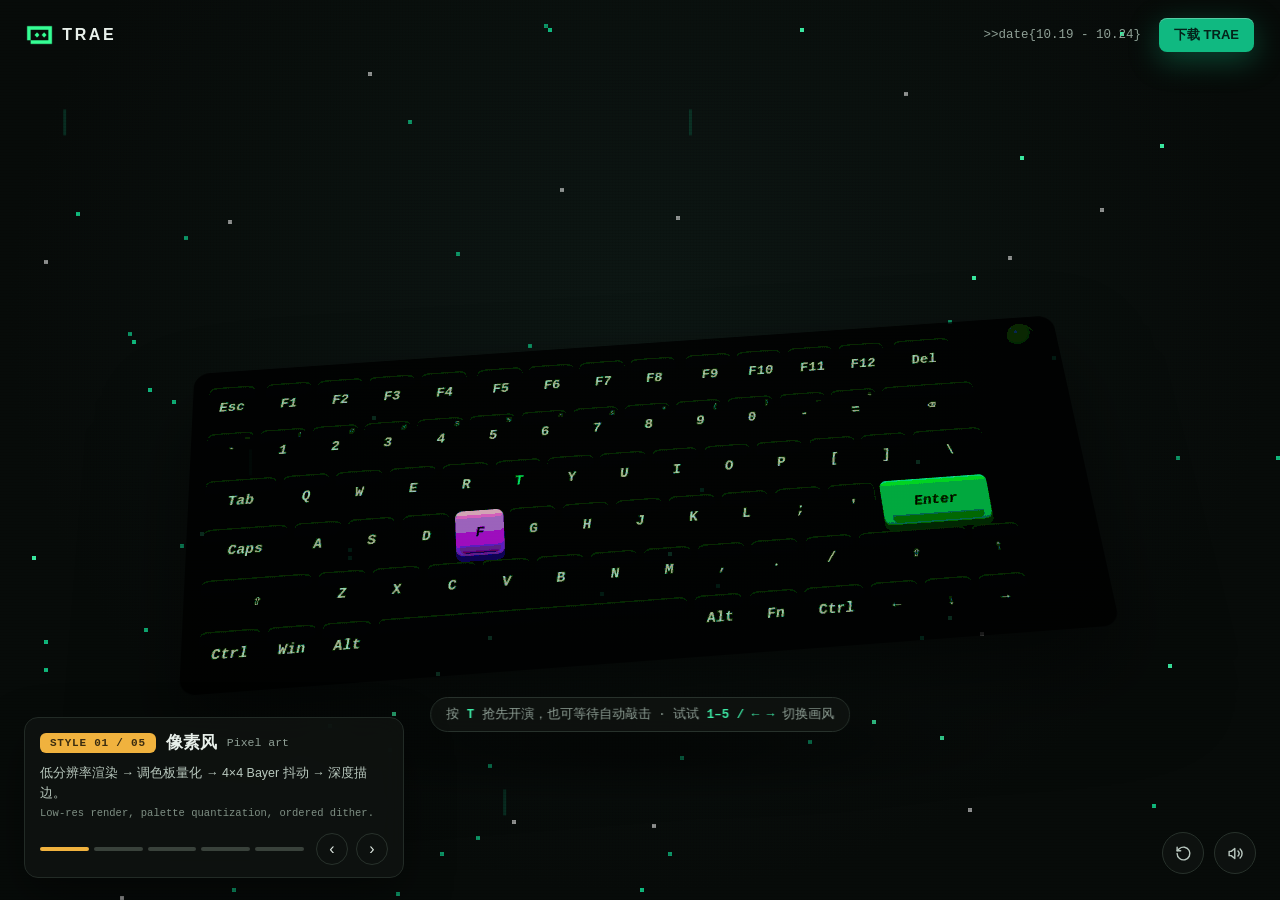
<file: index.html>
<!DOCTYPE html>
<html lang="zh-CN">
<head>
<meta charset="UTF-8">
<meta name="viewport" content="width=device-width, initial-scale=1.0, viewport-fit=cover">
<title>TRAE 1024 · 敲出你的 TRAE1024</title>
<meta name="description" content="TRAE 1024 程序员日：机械键盘依次敲下 T R A E 1 0 2 4，汇聚成三维 TRAE1024，支持像素 / 低多边形 / 卡通 / 油画 / 水墨五种实时画风。">
<link rel="stylesheet" href="styles.css">
<link rel="icon" type="image/png" sizes="32x32" href="assets/favicon-32.png">
<link rel="icon" type="image/png" sizes="512x512" href="assets/trae-icon.png">
<link rel="apple-touch-icon" href="assets/trae-icon.png">
</head>
<body class="style-pixel phase-loading">

<!-- 风格化后期滤镜（仅作用于三维场景层，UI 控件层恒常） -->
<svg width="0" height="0" style="position:absolute" aria-hidden="true" focusable="false">
  <defs>
    <filter id="f-pixel" x="-5%" y="-5%" width="110%" height="110%">
      <feComponentTransfer color-interpolation-filters="sRGB">
        <feFuncR type="discrete" tableValues="0 .2 .45 .72 1"/>
        <feFuncG type="discrete" tableValues="0 .25 .5 .78 1"/>
        <feFuncB type="discrete" tableValues="0 .18 .4 .62 .85"/>
      </feComponentTransfer>
      <feConvolveMatrix order="3" divisor="1.4" kernelMatrix="0 0 0 0 1.15 0 0 0 0"/>
    </filter>
    <filter id="f-lowpoly" x="-5%" y="-5%" width="110%" height="110%">
      <feTurbulence type="fractalNoise" baseFrequency="0.008 0.012" numOctaves="2" seed="26" result="fac"/>
      <feDisplacementMap in="SourceGraphic" in2="fac" scale="7" xChannelSelector="R" yChannelSelector="G" result="disp"/>
      <feComponentTransfer in="disp" color-interpolation-filters="sRGB">
        <feFuncR type="discrete" tableValues="0 .3 .62 1"/>
        <feFuncG type="discrete" tableValues="0 .34 .66 1"/>
        <feFuncB type="discrete" tableValues="0 .25 .52 .82"/>
      </feComponentTransfer>
    </filter>
    <filter id="f-toon" x="-5%" y="-5%" width="110%" height="110%">
      <feComponentTransfer color-interpolation-filters="sRGB">
        <feFuncR type="discrete" tableValues="0 .22 .55 .85 1"/>
        <feFuncG type="discrete" tableValues="0 .3 .62 .9 1"/>
        <feFuncB type="discrete" tableValues="0 .18 .48 .75 1"/>
      </feComponentTransfer>
    </filter>
    <filter id="f-oil" x="-6%" y="-6%" width="112%" height="112%">
      <feGaussianBlur in="SourceGraphic" stdDeviation="0.55" result="soft"/>
      <feTurbulence type="fractalNoise" baseFrequency="0.012" numOctaves="2" seed="11" result="brush"/>
      <feDisplacementMap in="soft" in2="brush" scale="9" xChannelSelector="R" yChannelSelector="G"/>
    </filter>
    <filter id="f-ink" x="-6%" y="-6%" width="112%" height="112%">
      <feTurbulence type="fractalNoise" baseFrequency="0.035 0.06" numOctaves="3" seed="5" result="dry"/>
      <feDisplacementMap in="SourceGraphic" in2="dry" scale="6" xChannelSelector="R" yChannelSelector="G"/>
    </filter>
  </defs>
</svg>

<!-- 粒子背景（五风格由 JS 切换渲染模式） -->
<canvas id="fx" aria-hidden="true"></canvas>
<div id="grain" aria-hidden="true"></div>

<!-- 三维场景 -->
<div id="scene">
  <div id="camera">
    <div id="board-wrap">
      <div id="board" aria-label="TRAE 75% 机械键盘">
        <div id="knob" aria-hidden="true"></div>
        <div id="keys"></div>
      </div>
      <div id="board-shadow" aria-hidden="true"></div>
    </div>
    <div id="fly-layer" aria-hidden="true"></div>
    <div id="hero">
      <div class="hero-inner">
        <div id="word" aria-label="TRAE1024"></div>
        <div class="hero-copy">
          <h1 id="hero-title">TRAE&nbsp;1024&nbsp;程序员节快乐</h1>
          <p class="hero-sub" id="hero-sub">To&nbsp;The&nbsp;Real&nbsp;AI&nbsp;Engineer</p>
          <div class="hero-cta">
            <a class="btn-primary" href="https://www.trae.cn/" target="_blank" rel="noopener">
              <svg viewBox="0 0 24 24" width="15" height="15" fill="none" stroke="currentColor" stroke-width="2" stroke-linecap="round" stroke-linejoin="round"><path d="M12 3v12"/><path d="M7 10l5 5 5-5"/><path d="M5 21h14"/></svg>
              下载 TRAE
            </a>
            <a class="btn-ghost" id="community-btn" href="https://forum.trae.cn/" target="_blank" rel="noopener">官方中文社区</a>
          </div>
        </div>
      </div>
    </div>
  </div>
</div>

<!-- 顶部品牌栏 -->
<header id="topbar">
  <a class="wordmark" href="https://www.trae.cn/" target="_blank" rel="noopener" aria-label="TRAE 官网">
    <img class="brand-icon" src="assets/trae-mark.png" alt="" width="28" height="20">
    <span>TRAE</span>
  </a>
  <div class="top-right">
    <span class="datecode" id="datecode">&gt;&gt;date{10.19&nbsp;-&nbsp;10.24}</span>
    <a class="btn-primary btn-sm" href="https://www.trae.cn/" target="_blank" rel="noopener">下载 TRAE</a>
  </div>
</header>

<!-- 操作提示 -->
<div id="hint" role="status" aria-live="polite"></div>

<!-- 风格切换卡（复刻素材 STYLE 0X / 05） -->
<aside id="style-card" aria-label="渲染风格切换">
  <div class="sc-head">
    <span class="sc-pill" id="sc-pill">STYLE 01 / 05</span>
    <span class="sc-cn" id="sc-cn">像素风</span>
    <span class="sc-en" id="sc-en">Pixel art</span>
  </div>
  <p class="sc-desc" id="sc-desc"></p>
  <div class="sc-row">
    <div class="sc-seg" id="sc-seg" role="tablist" aria-label="五种渲染风格"></div>
    <div class="sc-nav">
      <button id="sc-prev" type="button" aria-label="上一种风格">‹</button>
      <button id="sc-next" type="button" aria-label="下一种风格">›</button>
    </div>
  </div>
</aside>

<!-- 右下控件 -->
<div id="controls">
  <button id="btn-replay" type="button" aria-label="重播（Tab）" title="重播（Tab）">
    <svg viewBox="0 0 24 24" width="17" height="17" fill="none" stroke="currentColor" stroke-width="2" stroke-linecap="round" stroke-linejoin="round"><path d="M3 12a9 9 0 1 0 3-6.7L3 8"/><path d="M3 3v5h5"/></svg>
  </button>
  <button id="btn-mute" type="button" aria-label="声音开关" aria-pressed="false">
    <svg class="ic-snd" viewBox="0 0 24 24" width="17" height="17" fill="none" stroke="currentColor" stroke-width="2" stroke-linecap="round" stroke-linejoin="round"><path d="M11 5L6 9H3v6h3l5 4V5z"/><path d="M15.5 8.5a5 5 0 0 1 0 7"/><path d="M18.5 5.5a9 9 0 0 1 0 13"/></svg>
    <svg class="ic-mut" viewBox="0 0 24 24" width="17" height="17" fill="none" stroke="currentColor" stroke-width="2" stroke-linecap="round" stroke-linejoin="round"><path d="M11 5L6 9H3v6h3l5 4V5z"/><path d="M22 9l-6 6M16 9l6 6"/></svg>
  </button>
</div>

<!-- 加载态 -->
<div id="loader">
  <div class="ld-logo">TRAE</div>
  <div class="ld-particles" aria-hidden="true"></div>
  <pre class="ld-code" id="ld-code">// loading scene</pre>
</div>

<!-- 致命降级态 -->
<div id="fallback" hidden>
  <div class="fb-card">
    <div class="fb-word">TRAE<span>1024</span></div>
    <p>当前浏览器无法启动三维场景，仍可前往下载 TRAE 或加入官方中文社区。建议使用最新版桌面 Chrome / Edge / Safari 完整体验。</p>
    <div class="hero-cta">
      <a class="btn-primary" href="https://www.trae.cn/" target="_blank" rel="noopener">下载 TRAE</a>
      <a class="btn-ghost" href="https://forum.trae.cn/" target="_blank" rel="noopener">官方中文社区</a>
      <button class="btn-ghost" id="fb-retry" type="button">重试</button>
    </div>
  </div>
</div>

<script src="app.js"></script>
</body>
</html>
</file>
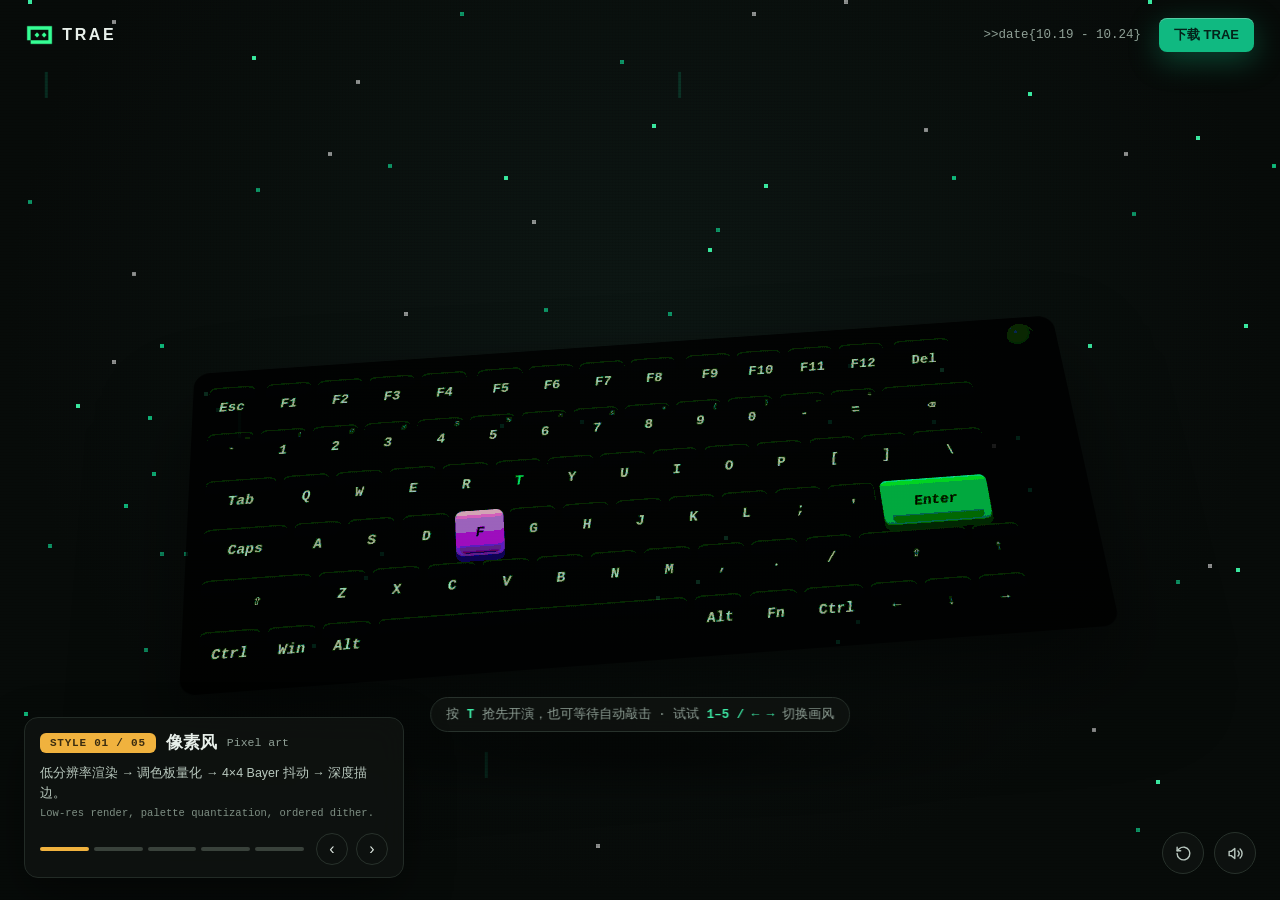
<file: trae1024-site/index.html>
<!DOCTYPE html>
<html lang="zh-CN">
<head>
<meta charset="UTF-8">
<meta name="viewport" content="width=device-width, initial-scale=1.0, viewport-fit=cover">
<title>TRAE 1024 · 敲出你的 TRAE1024</title>
<meta name="description" content="TRAE 1024 程序员日：机械键盘依次敲下 T R A E 1 0 2 4，汇聚成三维 TRAE1024，支持像素 / 低多边形 / 卡通 / 油画 / 水墨五种实时画风。">
<link rel="stylesheet" href="styles.css">
<link rel="icon" type="image/png" sizes="32x32" href="assets/favicon-32.png">
<link rel="icon" type="image/png" sizes="512x512" href="assets/trae-icon.png">
<link rel="apple-touch-icon" href="assets/trae-icon.png">
</head>
<body class="style-pixel phase-loading">

<!-- 风格化后期滤镜（仅作用于三维场景层，UI 控件层恒常） -->
<svg width="0" height="0" style="position:absolute" aria-hidden="true" focusable="false">
  <defs>
    <filter id="f-pixel" x="-5%" y="-5%" width="110%" height="110%">
      <feComponentTransfer color-interpolation-filters="sRGB">
        <feFuncR type="discrete" tableValues="0 .2 .45 .72 1"/>
        <feFuncG type="discrete" tableValues="0 .25 .5 .78 1"/>
        <feFuncB type="discrete" tableValues="0 .18 .4 .62 .85"/>
      </feComponentTransfer>
      <feConvolveMatrix order="3" divisor="1.4" kernelMatrix="0 0 0 0 1.15 0 0 0 0"/>
    </filter>
    <filter id="f-lowpoly" x="-5%" y="-5%" width="110%" height="110%">
      <feTurbulence type="fractalNoise" baseFrequency="0.008 0.012" numOctaves="2" seed="26" result="fac"/>
      <feDisplacementMap in="SourceGraphic" in2="fac" scale="7" xChannelSelector="R" yChannelSelector="G" result="disp"/>
      <feComponentTransfer in="disp" color-interpolation-filters="sRGB">
        <feFuncR type="discrete" tableValues="0 .3 .62 1"/>
        <feFuncG type="discrete" tableValues="0 .34 .66 1"/>
        <feFuncB type="discrete" tableValues="0 .25 .52 .82"/>
      </feComponentTransfer>
    </filter>
    <filter id="f-toon" x="-5%" y="-5%" width="110%" height="110%">
      <feComponentTransfer color-interpolation-filters="sRGB">
        <feFuncR type="discrete" tableValues="0 .22 .55 .85 1"/>
        <feFuncG type="discrete" tableValues="0 .3 .62 .9 1"/>
        <feFuncB type="discrete" tableValues="0 .18 .48 .75 1"/>
      </feComponentTransfer>
    </filter>
    <filter id="f-oil" x="-6%" y="-6%" width="112%" height="112%">
      <feGaussianBlur in="SourceGraphic" stdDeviation="0.55" result="soft"/>
      <feTurbulence type="fractalNoise" baseFrequency="0.012" numOctaves="2" seed="11" result="brush"/>
      <feDisplacementMap in="soft" in2="brush" scale="9" xChannelSelector="R" yChannelSelector="G"/>
    </filter>
    <filter id="f-ink" x="-6%" y="-6%" width="112%" height="112%">
      <feTurbulence type="fractalNoise" baseFrequency="0.035 0.06" numOctaves="3" seed="5" result="dry"/>
      <feDisplacementMap in="SourceGraphic" in2="dry" scale="6" xChannelSelector="R" yChannelSelector="G"/>
    </filter>
  </defs>
</svg>

<!-- 粒子背景（五风格由 JS 切换渲染模式） -->
<canvas id="fx" aria-hidden="true"></canvas>
<div id="grain" aria-hidden="true"></div>

<!-- 三维场景 -->
<div id="scene">
  <div id="camera">
    <div id="board-wrap">
      <div id="board" aria-label="TRAE 75% 机械键盘">
        <div id="knob" aria-hidden="true"></div>
        <div id="keys"></div>
      </div>
      <div id="board-shadow" aria-hidden="true"></div>
    </div>
    <div id="fly-layer" aria-hidden="true"></div>
    <div id="hero">
      <div class="hero-inner">
        <div id="word" aria-label="TRAE1024"></div>
        <div class="hero-copy">
          <h1 id="hero-title">TRAE&nbsp;1024&nbsp;程序员节快乐</h1>
          <p class="hero-sub" id="hero-sub">To&nbsp;The&nbsp;Real&nbsp;AI&nbsp;Engineer</p>
          <div class="hero-cta">
            <a class="btn-primary" href="https://www.trae.cn/" target="_blank" rel="noopener">
              <svg viewBox="0 0 24 24" width="15" height="15" fill="none" stroke="currentColor" stroke-width="2" stroke-linecap="round" stroke-linejoin="round"><path d="M12 3v12"/><path d="M7 10l5 5 5-5"/><path d="M5 21h14"/></svg>
              下载 TRAE
            </a>
            <a class="btn-ghost" id="community-btn" href="https://forum.trae.cn/" target="_blank" rel="noopener">官方中文社区</a>
          </div>
        </div>
      </div>
    </div>
  </div>
</div>

<!-- 顶部品牌栏 -->
<header id="topbar">
  <a class="wordmark" href="https://www.trae.cn/" target="_blank" rel="noopener" aria-label="TRAE 官网">
    <img class="brand-icon" src="assets/trae-mark.png" alt="" width="28" height="20">
    <span>TRAE</span>
  </a>
  <div class="top-right">
    <span class="datecode" id="datecode">&gt;&gt;date{10.19&nbsp;-&nbsp;10.24}</span>
    <a class="btn-primary btn-sm" href="https://www.trae.cn/" target="_blank" rel="noopener">下载 TRAE</a>
  </div>
</header>

<!-- 操作提示 -->
<div id="hint" role="status" aria-live="polite"></div>

<!-- 风格切换卡（复刻素材 STYLE 0X / 05） -->
<aside id="style-card" aria-label="渲染风格切换">
  <div class="sc-head">
    <span class="sc-pill" id="sc-pill">STYLE 01 / 05</span>
    <span class="sc-cn" id="sc-cn">像素风</span>
    <span class="sc-en" id="sc-en">Pixel art</span>
  </div>
  <p class="sc-desc" id="sc-desc"></p>
  <div class="sc-row">
    <div class="sc-seg" id="sc-seg" role="tablist" aria-label="五种渲染风格"></div>
    <div class="sc-nav">
      <button id="sc-prev" type="button" aria-label="上一种风格">‹</button>
      <button id="sc-next" type="button" aria-label="下一种风格">›</button>
    </div>
  </div>
</aside>

<!-- 右下控件 -->
<div id="controls">
  <button id="btn-replay" type="button" aria-label="重播">
    <svg viewBox="0 0 24 24" width="17" height="17" fill="none" stroke="currentColor" stroke-width="2" stroke-linecap="round" stroke-linejoin="round"><path d="M3 12a9 9 0 1 0 3-6.7L3 8"/><path d="M3 3v5h5"/></svg>
  </button>
  <button id="btn-mute" type="button" aria-label="声音开关" aria-pressed="false">
    <svg class="ic-snd" viewBox="0 0 24 24" width="17" height="17" fill="none" stroke="currentColor" stroke-width="2" stroke-linecap="round" stroke-linejoin="round"><path d="M11 5L6 9H3v6h3l5 4V5z"/><path d="M15.5 8.5a5 5 0 0 1 0 7"/><path d="M18.5 5.5a9 9 0 0 1 0 13"/></svg>
    <svg class="ic-mut" viewBox="0 0 24 24" width="17" height="17" fill="none" stroke="currentColor" stroke-width="2" stroke-linecap="round" stroke-linejoin="round"><path d="M11 5L6 9H3v6h3l5 4V5z"/><path d="M22 9l-6 6M16 9l6 6"/></svg>
  </button>
</div>

<!-- 加载态 -->
<div id="loader">
  <div class="ld-logo">TRAE</div>
  <div class="ld-particles" aria-hidden="true"></div>
  <pre class="ld-code" id="ld-code">// loading scene</pre>
</div>

<!-- 致命降级态 -->
<div id="fallback" hidden>
  <div class="fb-card">
    <div class="fb-word">TRAE<span>1024</span></div>
    <p>当前浏览器无法启动三维场景，仍可前往下载 TRAE 或加入官方中文社区。建议使用最新版桌面 Chrome / Edge / Safari 完整体验。</p>
    <div class="hero-cta">
      <a class="btn-primary" href="https://www.trae.cn/" target="_blank" rel="noopener">下载 TRAE</a>
      <a class="btn-ghost" href="https://forum.trae.cn/" target="_blank" rel="noopener">官方中文社区</a>
      <button class="btn-ghost" id="fb-retry" type="button">重试</button>
    </div>
  </div>
</div>

<script src="app.js"></script>
</body>
</html>
</file>
<file: styles.css>
/* ============================================================
   TRAE 1024 · 互动落地页
   纯静态：CSS 3D 键盘 + Canvas 粒子 + SVG filter 五风格
   ============================================================ */
:root{
  --bg:#0B0E0C; --bg2:#0E1310; --panel:rgba(15,19,16,.88); --line:#28322C;
  --em:#10B981; --em-hi:#3DE8A4; --em-deep:#059669; --pu:#A855F7; --pu-hi:#D6A8F5;
  --am:#F0B23E; --ink:#E8F0EA; --mut:#8FA096;
  --key-top:#232A2E; --key-top2:#2B3338; --key-side:#111518; --key-edge:#05080A;
  --kbd:#1A1F22; --board:#14181B;
  --mono:ui-monospace,"Cascadia Code","JetBrains Mono",Consolas,"Courier New",monospace;
  --sans:-apple-system,BlinkMacSystemFont,"Segoe UI","PingFang SC","Hiragino Sans GB","Microsoft YaHei",sans-serif;
  --ease-cam:cubic-bezier(.55,0,.15,1);
}
*{box-sizing:border-box;margin:0;padding:0}
html,body{height:100%;overflow:hidden}
body{font-family:var(--sans);background:var(--bg);color:var(--ink);-webkit-font-smoothing:antialiased}
button{font-family:inherit;color:inherit;background:none;border:0;cursor:pointer}
a{color:inherit;text-decoration:none}
::selection{background:rgba(16,185,129,.35)}

/* ---------- 背景体系 ---------- */
#fx{position:fixed;inset:0;width:100%;height:100%;z-index:0;pointer-events:none}
#grain{position:fixed;inset:0;z-index:1;pointer-events:none;opacity:.5;mix-blend-mode:overlay}
body.style-pixel #grain{
  background-image:repeating-linear-gradient(0deg,rgba(0,0,0,.22) 0 1px,transparent 1px 3px),
                   repeating-linear-gradient(90deg,rgba(0,0,0,.16) 0 1px,transparent 1px 3px)}
body.style-lowpoly #grain{opacity:.16;background:
  linear-gradient(118deg,transparent 0 46%,rgba(255,214,150,.10) 46% 54%,transparent 54%),
  linear-gradient(242deg,transparent 0 60%,rgba(16,185,129,.08) 60% 66%,transparent 66%)}
body.style-toon #grain{opacity:.22;background:radial-gradient(circle at 30% 20%,rgba(90,130,200,.10),transparent 55%)}
body.style-oil #grain{opacity:.34;background:
  repeating-linear-gradient(93deg,rgba(255,240,210,.05) 0 2px,transparent 2px 5px),
  radial-gradient(ellipse at 60% 30%,rgba(255,190,120,.10),transparent 60%)}
body{transition:background-color .8s ease,background .8s ease}
body.style-pixel{background:radial-gradient(ellipse at 50% 35%,#0d1714 0%,#070B09 70%)}
body.style-lowpoly{background:linear-gradient(180deg,#241A12 0%,#0E1310 58%,#0A0E0C 100%)}
body.style-toon{background:linear-gradient(180deg,#101826 0%,#0B0F14 60%,#090D0B 100%)}
body.style-oil{background:linear-gradient(180deg,#1A140E 0%,#100E0A 62%,#0A0907 100%)}
body.style-ink{background:#EAE3D6}
body.style-ink #grain{opacity:.4;mix-blend-mode:multiply;
  background:repeating-linear-gradient(92deg,rgba(40,35,25,.05) 0 1px,transparent 1px 4px)}

/* ---------- 场景 / 相机 ---------- */
#scene{position:fixed;inset:0;z-index:2;overflow:hidden;perspective:1400px}
#camera{position:absolute;inset:0;transform-style:preserve-3d}
#board-wrap,#hero{position:absolute;inset:0;display:grid;place-items:center;
  transition:transform 1.25s var(--ease-cam),opacity 1.2s var(--ease-cam),filter 1.2s}
#camera, #board-wrap, #hero, #word, .key, .flyer{will-change:transform}
body.style-pixel #camera{filter:url(#f-pixel) contrast(1.06) saturate(1.15)}
body.style-lowpoly #camera{filter:url(#f-lowpoly) saturate(1.08) brightness(1.04)}
body.style-toon #camera{filter:url(#f-toon) contrast(1.18) saturate(1.25)}
body.style-oil #camera{filter:url(#f-oil) saturate(1.08) brightness(1.05)}
body.style-ink #camera{filter:url(#f-ink) grayscale(.22) contrast(1.22) brightness(1.45) saturate(.8)}
/* 水墨风：键盘品牌色转译为石绿 / 朱砂 */
body.style-ink .key.enter .face{color:#10201A;background:linear-gradient(180deg,#6FA38B,#477862 60%,#33593F);
  box-shadow:0 6px 0 #1F3A2E,0 7px 12px rgba(50,90,70,.4),inset 0 1px 0 rgba(255,255,255,.25)}
body.style-ink .key.lit .face{color:#0E1B14;background:linear-gradient(180deg,#6FA38B,#3F7059 58%,#2E5744);
  box-shadow:0 6px 0 #1E3D30,0 7px 14px rgba(60,100,78,.45),0 0 22px rgba(90,150,115,.4),inset 0 1px 0 rgba(255,255,255,.28)}
body.style-ink .key.lit.purple .face{color:#F3E9DC;background:linear-gradient(180deg,#DC6A50,#B1402C 58%,#862B1A);
  box-shadow:0 6px 0 #571F12,0 7px 14px rgba(150,55,30,.5),0 0 24px rgba(200,75,45,.5),inset 0 1px 0 rgba(255,255,255,.3)}
body.style-ink .key.novel .face{color:#F3E9DC;background:linear-gradient(180deg,#DC6A50,#B1402C 60%,#862B1A);
  box-shadow:0 6px 0 #571F12,0 7px 12px rgba(150,55,30,.4),inset 0 1px 0 rgba(255,255,255,.25)}
@keyframes breatheInk{0%,100%{box-shadow:0 6px 0 var(--key-side),0 7px 9px rgba(0,0,0,.55),0 0 0 0 rgba(90,150,115,0)}
  50%{box-shadow:0 6px 0 var(--key-side),0 7px 9px rgba(0,0,0,.55),0 0 20px 3px rgba(90,150,115,.5)}}
body.style-ink .key.next .cap{animation-name:breatheInk}
body.motion-reduce #camera{filter:none!important}

/* 键盘各阶段机位 */
#board-wrap{transform:translateY(10vh) scale(.94);opacity:0}
body.phase-opening #board-wrap{transform:translateY(5vh) scale(1);opacity:1}
body.phase-typing  #board-wrap{transform:translateY(-1vh) scale(1.07);opacity:1}
body.phase-assembling #board-wrap{transform:translateY(30vh) rotateX(18deg) scale(.86);opacity:.4;filter:blur(3px)}
body.phase-hero #board-wrap{transform:translateY(62vh) rotateX(26deg) scale(.78);opacity:0;filter:blur(6px)}

#board-shadow{position:absolute;width:min(86vw,820px);height:110px;top:calc(50% + 200px);border-radius:50%;
  background:radial-gradient(ellipse,rgba(0,0,0,.65),transparent 70%);filter:blur(10px)}
body.phase-assembling #board-shadow,body.phase-hero #board-shadow{opacity:.25}

/* ---------- CSS 3D 机械键盘 ---------- */
#board{position:relative;width:min(94vw,900px);padding:18px 16px 14px;border-radius:16px;
  background:linear-gradient(160deg,#1B2024,#0E1114 60%,#0A0D0F);
  box-shadow:0 46px 90px rgba(0,0,0,.62),inset 0 1px 0 rgba(255,255,255,.07),inset 0 -3px 8px rgba(0,0,0,.6);
  transform:perspective(1500px) rotateX(24deg) rotateZ(-4.5deg);transform-style:preserve-3d}
#knob{position:absolute;top:8px;right:22px;width:30px;height:30px;border-radius:50%;
  background:radial-gradient(circle at 35% 30%,#5b666c,#23282c 60%,#0c0f11);
  box-shadow:0 2px 6px rgba(0,0,0,.7),inset 0 1px 1px rgba(255,255,255,.25)}
.kbd-row{display:flex;gap:5px;margin-top:5px}
.kbd-row:first-child{margin-top:0}
.key{--u:min(5.35vmin,50px);position:relative;flex:0 0 auto;width:var(--u);height:var(--u);
  border-radius:7px;padding:0;border:0;background:transparent;outline:none;transform-style:preserve-3d;
  -webkit-tap-highlight-color:transparent}
.key .cap{position:absolute;inset:0;border-radius:inherit;transform:translateZ(6px);
  transform-style:preserve-3d;transition:transform .09s ease,box-shadow .18s ease,background .18s ease}
.key .face{position:absolute;inset:0;display:flex;align-items:center;justify-content:center;
  border-radius:inherit;font-family:var(--mono);font-weight:700;font-size:calc(var(--u)*.30);color:#C9D2D6;
  background:linear-gradient(180deg,var(--key-top2),var(--key-top) 55%,#1D2327);
  box-shadow:0 6px 0 var(--key-side),0 7px 9px rgba(0,0,0,.55),inset 0 1px 0 rgba(255,255,255,.08);
  transition:background .18s,box-shadow .18s,color .18s}
.key .face small{position:absolute;top:3px;right:5px;font-size:.55em;opacity:.6}
.key .cap::after{content:"";position:absolute;left:8%;right:8%;bottom:2px;height:18%;border-radius:0 0 6px 6px;
  background:linear-gradient(180deg,rgba(0,0,0,0),rgba(0,0,0,.35));pointer-events:none}
.key.w125{width:calc(var(--u)*1.25)}.key.w15{width:calc(var(--u)*1.5)}.key.w175{width:calc(var(--u)*1.75)}
.key.w2{width:calc(var(--u)*2)}.key.w225{width:calc(var(--u)*2.25)}.key.w275{width:calc(var(--u)*2.75)}
.key.w625{width:calc(var(--u)*6.25)}
.key.enter .face{color:#06281C;background:linear-gradient(180deg,#1BD49A,#0FA778 60%,var(--em-deep));
  box-shadow:0 6px 0 #065F46,0 7px 12px rgba(16,185,129,.35),inset 0 1px 0 rgba(255,255,255,.35)}
.key.novel .face{color:#2B0E44;background:linear-gradient(180deg,#D9A6FF,#A855F7 60%,#8B3CC8);
  box-shadow:0 6px 0 #4C1D95,0 7px 12px rgba(168,85,247,.4),inset 0 1px 0 rgba(255,255,255,.35)}

/* 键帽三态：next 呼吸 / lit 常亮 / pressed 下沉 */
.key.next .cap{animation:breathe 1.05s ease-in-out infinite}
.key.next .face{color:var(--em-hi)}
@keyframes breathe{0%,100%{box-shadow:0 6px 0 var(--key-side),0 7px 9px rgba(0,0,0,.55),0 0 0 0 rgba(16,185,129,0)}
  50%{box-shadow:0 6px 0 var(--key-side),0 7px 9px rgba(0,0,0,.55),0 0 22px 3px rgba(16,185,129,.55)}}
.key.pressed .cap{transform:translateZ(1px) translateY(4px)}
.key.pressed .face{box-shadow:0 2px 0 var(--key-side),0 3px 5px rgba(0,0,0,.5)}
.key.lit .face{color:#04231A;background:linear-gradient(180deg,#4BE8A4,#10B981 58%,#0B9268);
  box-shadow:0 6px 0 #06543F,0 7px 14px rgba(16,185,129,.5),0 0 24px rgba(16,185,129,.45),inset 0 1px 0 rgba(255,255,255,.32)}
.key.lit.purple .face{color:#2A0F45;background:linear-gradient(180deg,#E0B0FF,#B060F8 58%,#9140D2);
  box-shadow:0 6px 0 #5B21A8,0 7px 14px rgba(168,85,247,.55),0 0 26px rgba(168,85,247,.55),inset 0 1px 0 rgba(255,255,255,.36)}
.key.tickled .cap{transform:translateZ(3px) translateY(2px)}
.key:focus-visible .face{outline:2px solid var(--em-hi);outline-offset:2px}

/* 汇聚过程中主角键抬离 */
.key.lifting{opacity:.25}
.key.lifting .cap{transition:transform .5s ease,opacity .5s}

/* ---------- 飞行键帽 ---------- */
#fly-layer{position:absolute;inset:0;z-index:6;pointer-events:none}
.flyer{position:absolute;display:flex;align-items:center;justify-content:center;border-radius:9px;
  font-family:var(--mono);font-weight:800;color:#04231A;background:linear-gradient(180deg,#4BE8A4,#10B981 58%,#0B9268);
  box-shadow:0 10px 22px rgba(16,185,129,.42),0 0 34px rgba(16,185,129,.5),inset 0 2px 0 rgba(255,255,255,.35)}
.flyer.purple{color:#2A0F45;background:linear-gradient(180deg,#E0B0FF,#B060F8 58%,#9140D2);
  box-shadow:0 10px 22px rgba(168,85,247,.45),0 0 38px rgba(168,85,247,.6),inset 0 2px 0 rgba(255,255,255,.36)}

/* ---------- HERO 成品 ---------- */
#hero{z-index:5;opacity:0;pointer-events:none;transform:translateY(20px) scale(.96)}
body.phase-hero #hero{opacity:1;pointer-events:auto;transform:none}
.hero-inner{text-align:center;padding:0 20px;display:flex;flex-direction:column;align-items:center;gap:26px}
#word{display:flex;gap:clamp(6px,1.4vw,16px);perspective:900px;cursor:grab;touch-action:pan-y}
#word.grabbing{cursor:grabbing}
.slot{width:clamp(40px,8.2vw,88px);height:clamp(40px,8.2vw,88px);display:flex;align-items:center;justify-content:center;
  border-radius:11px;font-family:var(--mono);font-weight:800;font-size:clamp(20px,4vw,42px);color:#04231A;
  background:linear-gradient(180deg,#4BE8A4,#10B981 58%,#0B9268);
  box-shadow:0 10px 0 #06543F,0 16px 34px rgba(0,0,0,.5),0 0 40px rgba(16,185,129,.45),inset 0 2px 0 rgba(255,255,255,.32);
  transform-style:preserve-3d;animation:floaty 4.2s ease-in-out infinite}
.slot.purple{color:#2A0F45;background:linear-gradient(180deg,#E0B0FF,#B060F8 58%,#9140D2);
  box-shadow:0 10px 0 #5B21A8,0 16px 34px rgba(0,0,0,.5),0 0 44px rgba(168,85,247,.55),inset 0 2px 0 rgba(255,255,255,.36)}
.slot:nth-child(2){animation-delay:-.5s}.slot:nth-child(3){animation-delay:-1s}.slot:nth-child(4){animation-delay:-1.5s}
.slot:nth-child(5){animation-delay:-2.1s}.slot:nth-child(6){animation-delay:-2.6s}.slot:nth-child(7){animation-delay:-3.1s}.slot:nth-child(8){animation-delay:-3.6s}
@keyframes floaty{0%,100%{transform:translateY(0) rotateX(0)}50%{transform:translateY(-13px) rotateX(7deg)}}
.slot.pop{animation:popIn .5s cubic-bezier(.2,1.4,.3,1) both}
@keyframes popIn{0%{transform:scale(.7)}60%{transform:scale(1.08)}100%{transform:scale(1)}}
.hero-copy h1{font-size:clamp(24px,4.4vw,46px);font-weight:800;letter-spacing:-.01em;line-height:1.2}
.hero-sub{margin-top:10px;font-family:var(--mono);font-size:clamp(13px,1.8vw,19px);color:var(--em-hi);letter-spacing:.04em}
.hero-cta{margin-top:26px;display:flex;gap:14px;justify-content:center;flex-wrap:wrap}

/* 水墨风下 HERO 反色为宣纸墨色，控件仍深色 */
body.style-ink #hero-title{color:#23201A}
body.style-ink .hero-sub{color:#6B5A3E}
body.style-ink .slot{color:#EFE8D8;background:linear-gradient(180deg,#4A4338,#2B2721 60%,#1D1A15);
  box-shadow:0 10px 0 #100E0A,0 16px 34px rgba(30,25,15,.4),inset 0 2px 0 rgba(255,255,255,.12)}
body.style-ink .slot.purple{color:#F3E9DC;background:linear-gradient(180deg,#D4563F,#A83A26 60%,#7E2A18);
  box-shadow:0 10px 0 #571F12,0 16px 34px rgba(120,40,20,.35),inset 0 2px 0 rgba(255,255,255,.25)}
body.style-ink .btn-ghost{color:#2B2721;border-color:#2B2721;background:rgba(255,255,255,.25)}
body.style-ink .btn-ghost:hover{border-color:#0F7A52;color:#0F7A52;background:rgba(15,122,82,.08)}
body.style-ink .btn-primary{background:#2B2721;color:#F3EEDF;box-shadow:0 8px 24px rgba(30,25,10,.35)}
body.style-ink .btn-primary:hover{background:#3B352B}
/* 水墨朱砂红日点缀 */
body.style-ink.phase-hero::before{content:"";position:absolute;right:9%;top:13%;width:74px;height:74px;border-radius:50%;
  background:radial-gradient(circle at 38% 35%,#E0674A,#B23A28 62%,#8C2A18);
  box-shadow:0 0 46px rgba(190,60,35,.5);z-index:3;opacity:.9}

/* ---------- 按钮体系 ---------- */
.btn-primary{display:inline-flex;align-items:center;gap:8px;padding:13px 26px;border-radius:10px;font-weight:700;
  font-size:15px;background:var(--em);color:#04231A;box-shadow:0 8px 30px rgba(16,185,129,.35),inset 0 1px 0 rgba(255,255,255,.28);
  transition:transform .15s,box-shadow .2s,background .2s}
.btn-primary:hover{background:var(--em-hi);transform:translateY(-2px);box-shadow:0 12px 36px rgba(16,185,129,.5)}
.btn-primary:active{transform:translateY(0)}
.btn-primary.btn-sm{padding:8px 15px;font-size:13px;border-radius:8px}
.btn-ghost{display:inline-flex;align-items:center;padding:13px 24px;border-radius:10px;font-weight:600;font-size:15px;
  color:var(--ink);border:1px solid var(--line);background:rgba(255,255,255,.03);transition:border-color .2s,background .2s}
.btn-ghost:hover{border-color:var(--em);background:rgba(16,185,129,.08)}

/* ---------- 顶部栏 / 提示 / 控件 ---------- */
#topbar{position:fixed;z-index:20;top:0;left:0;right:0;display:flex;align-items:center;justify-content:space-between;
  padding:18px 26px;pointer-events:none}
#topbar>*{pointer-events:auto}
.wordmark{display:inline-flex;align-items:center;gap:9px;font-weight:800;letter-spacing:.16em;font-size:16px}
.wordmark .brand-icon{display:block;height:20px;width:auto;user-select:none}
.top-right{display:flex;align-items:center;gap:18px}
.datecode{font-family:var(--mono);font-size:12.5px;color:var(--mut)}
body.style-ink #topbar .wordmark,body.style-ink .datecode{color:#F1ECE0}
body.style-ink #topbar{text-shadow:0 1px 0 rgba(255,255,255,.4)}

#hint{position:fixed;z-index:20;left:50%;bottom:168px;transform:translateX(-50%) translateY(8px);
  font-family:var(--mono);font-size:12.5px;color:var(--mut);background:var(--panel);border:1px solid var(--line);
  padding:8px 15px;border-radius:999px;opacity:0;transition:opacity .4s,transform .4s;white-space:nowrap;backdrop-filter:blur(8px)}
#hint.show{opacity:1;transform:translateX(-50%) translateY(0)}
#hint b{color:var(--em-hi);font-weight:700}

#controls{position:fixed;z-index:20;right:24px;bottom:26px;display:flex;gap:10px}
#controls button{width:42px;height:42px;border-radius:50%;display:grid;place-items:center;color:#B9C8C0;
  background:var(--panel);border:1px solid var(--line);backdrop-filter:blur(8px);transition:border-color .2s,color .2s}
#controls button:hover{border-color:var(--em);color:var(--em-hi)}
#btn-mute .ic-mut{display:none}
#btn-mute[aria-pressed="true"] .ic-snd{display:none}
#btn-mute[aria-pressed="true"] .ic-mut{display:block}

/* ---------- 风格切换卡（复刻参考图） ---------- */
#style-card{position:fixed;z-index:20;left:24px;bottom:22px;width:min(380px,calc(100vw - 48px));
  background:var(--panel);border:1px solid var(--dark-line,#222B26);border-radius:14px;padding:13px 15px 12px;
  backdrop-filter:blur(14px);box-shadow:0 18px 48px rgba(0,0,0,.42)}
.sc-head{display:flex;align-items:center;gap:10px;flex-wrap:wrap}
.sc-pill{font-family:var(--mono);font-size:11px;font-weight:800;letter-spacing:.07em;color:#3A2C10;
  background:var(--am);padding:4px 10px;border-radius:6px}
.sc-cn{font-size:17px;font-weight:800}
.sc-en{font-family:var(--mono);font-size:11.5px;color:var(--mut)}
.sc-desc{margin:9px 0 11px;font-size:12.5px;line-height:1.6;color:#B8C8BE;min-height:32px}
.sc-desc .en2{display:block;color:#7E8F84;font-family:var(--mono);font-size:10.5px;margin-top:2px}
.sc-row{display:flex;align-items:center;gap:12px}
.sc-seg{flex:1;display:flex;gap:5px}
.sc-seg i{height:4px;flex:1;border-radius:2px;background:#39423B;cursor:pointer;transition:background .2s}
.sc-seg i.done{background:#61706A}
.sc-seg i.cur{background:var(--am)}
.sc-seg i:hover{outline:2px solid rgba(240,178,62,.35);outline-offset:2px}
.sc-nav{display:flex;gap:8px}
.sc-nav button{width:32px;height:32px;border-radius:50%;border:1px solid var(--line);color:#DDE7E0;font-size:16px;line-height:1;
  display:grid;place-items:center;transition:border-color .2s,color .2s}
.sc-nav button:hover{border-color:var(--em);color:var(--em-hi)}

/* ---------- 加载态 ---------- */
#loader{position:fixed;inset:0;z-index:40;display:flex;flex-direction:column;align-items:center;justify-content:center;gap:22px;
  background:radial-gradient(ellipse at 50% 40%,#0E1512,#070A09 75%);transition:opacity .6s,visibility .6s}
#loader.gone{opacity:0;visibility:hidden;pointer-events:none}
.ld-logo{font-size:40px;font-weight:800;letter-spacing:.18em;color:#fff;position:relative}
.ld-logo::after{content:"";position:absolute;left:0;right:0;bottom:-10px;height:3px;border-radius:2px;
  background:linear-gradient(90deg,transparent,var(--em),transparent);animation:loadbar 1.4s ease-in-out infinite}
@keyframes loadbar{0%{opacity:.3;transform:scaleX(.4)}50%{opacity:1;transform:scaleX(1)}100%{opacity:.3;transform:scaleX(.4)}}
.ld-particles{position:absolute;inset:0;background:
  radial-gradient(rgba(16,185,129,.5) 1.2px,transparent 1.3px) 0 0/26px 26px,
  radial-gradient(rgba(255,255,255,.16) 1px,transparent 1.2px) 13px 13px/26px 26px;
  opacity:.28;mask-image:radial-gradient(ellipse at center,#000 0%,transparent 68%)}
.ld-code{font-family:var(--mono);font-size:13px;color:var(--em-hi);z-index:1}

/* ---------- 降级 ---------- */
#fallback{display:none;position:fixed;inset:0;z-index:40;place-items:center;padding:24px;background:#EAE3D6}
#fallback.show{display:grid}
.fb-card{max-width:480px;text-align:center;background:#fff;border:1px solid #DDD5C4;border-radius:18px;padding:38px 30px;
  box-shadow:0 24px 60px rgba(60,50,30,.25)}
.fb-word{font-size:44px;font-weight:900;letter-spacing:.04em;color:#222}
.fb-word span{color:#0F9D76}
.fb-card p{margin:16px 0 8px;color:#555;font-size:14px;line-height:1.7}

/* ---------- 响应式 ---------- */
@media (max-width:820px){
  #topbar{padding:14px 16px}
  .datecode{display:none}
  #board{transform:perspective(1500px) rotateX(20deg) rotateZ(0deg)}
  .key{--u:min(5.6vw,42px)}
  #style-card{left:12px;right:12px;bottom:12px;width:auto}
  #controls{right:14px;bottom:calc(150px + env(safe-area-inset-bottom))}
  #hint{bottom:150px;max-width:92vw;text-align:center;white-space:normal}
  .hero-inner{gap:18px}
  .hero-cta{margin-top:14px}
  body.style-ink.phase-hero::before{width:52px;height:52px;right:7%;top:9%}
}
@media (max-width:430px){
  .key{--u:min(5.7vw,30px);border-radius:5px}
  .key .face{font-size:calc(var(--u)*.26)}
  #board{padding:12px 10px 10px;border-radius:12px}
  .kbd-row{gap:3.5px}
  .sc-desc{min-height:0}
  .btn-primary,.btn-ghost{padding:11px 18px;font-size:14px}
}
/* ---------- 减弱动态 ---------- */
body.motion-reduce *,body.motion-reduce *::before,body.motion-reduce *::after{
  animation-duration:.01ms!important;animation-iteration-count:1!important;transition-duration:.15s!important}
body.motion-reduce #hint{display:none}
</file>
<file: trae1024-site/styles.css>
/* ============================================================
   TRAE 1024 · 互动落地页
   纯静态：CSS 3D 键盘 + Canvas 粒子 + SVG filter 五风格
   ============================================================ */
:root{
  --bg:#0B0E0C; --bg2:#0E1310; --panel:rgba(15,19,16,.88); --line:#28322C;
  --em:#10B981; --em-hi:#3DE8A4; --em-deep:#059669; --pu:#A855F7; --pu-hi:#D6A8F5;
  --am:#F0B23E; --ink:#E8F0EA; --mut:#8FA096;
  --key-top:#232A2E; --key-top2:#2B3338; --key-side:#111518; --key-edge:#05080A;
  --kbd:#1A1F22; --board:#14181B;
  --mono:ui-monospace,"Cascadia Code","JetBrains Mono",Consolas,"Courier New",monospace;
  --sans:-apple-system,BlinkMacSystemFont,"Segoe UI","PingFang SC","Hiragino Sans GB","Microsoft YaHei",sans-serif;
  --ease-cam:cubic-bezier(.55,0,.15,1);
}
*{box-sizing:border-box;margin:0;padding:0}
html,body{height:100%;overflow:hidden}
body{font-family:var(--sans);background:var(--bg);color:var(--ink);-webkit-font-smoothing:antialiased}
button{font-family:inherit;color:inherit;background:none;border:0;cursor:pointer}
a{color:inherit;text-decoration:none}
::selection{background:rgba(16,185,129,.35)}

/* ---------- 背景体系 ---------- */
#fx{position:fixed;inset:0;width:100%;height:100%;z-index:0;pointer-events:none}
#grain{position:fixed;inset:0;z-index:1;pointer-events:none;opacity:.5;mix-blend-mode:overlay}
body.style-pixel #grain{
  background-image:repeating-linear-gradient(0deg,rgba(0,0,0,.22) 0 1px,transparent 1px 3px),
                   repeating-linear-gradient(90deg,rgba(0,0,0,.16) 0 1px,transparent 1px 3px)}
body.style-lowpoly #grain{opacity:.16;background:
  linear-gradient(118deg,transparent 0 46%,rgba(255,214,150,.10) 46% 54%,transparent 54%),
  linear-gradient(242deg,transparent 0 60%,rgba(16,185,129,.08) 60% 66%,transparent 66%)}
body.style-toon #grain{opacity:.22;background:radial-gradient(circle at 30% 20%,rgba(90,130,200,.10),transparent 55%)}
body.style-oil #grain{opacity:.34;background:
  repeating-linear-gradient(93deg,rgba(255,240,210,.05) 0 2px,transparent 2px 5px),
  radial-gradient(ellipse at 60% 30%,rgba(255,190,120,.10),transparent 60%)}
body{transition:background-color .8s ease,background .8s ease}
body.style-pixel{background:radial-gradient(ellipse at 50% 35%,#0d1714 0%,#070B09 70%)}
body.style-lowpoly{background:linear-gradient(180deg,#241A12 0%,#0E1310 58%,#0A0E0C 100%)}
body.style-toon{background:linear-gradient(180deg,#101826 0%,#0B0F14 60%,#090D0B 100%)}
body.style-oil{background:linear-gradient(180deg,#1A140E 0%,#100E0A 62%,#0A0907 100%)}
body.style-ink{background:#EAE3D6}
body.style-ink #grain{opacity:.4;mix-blend-mode:multiply;
  background:repeating-linear-gradient(92deg,rgba(40,35,25,.05) 0 1px,transparent 1px 4px)}

/* ---------- 场景 / 相机 ---------- */
#scene{position:fixed;inset:0;z-index:2;overflow:hidden;perspective:1400px}
#camera{position:absolute;inset:0;transform-style:preserve-3d}
#board-wrap,#hero{position:absolute;inset:0;display:grid;place-items:center;
  transition:transform 1.25s var(--ease-cam),opacity 1.2s var(--ease-cam),filter 1.2s}
#camera, #board-wrap, #hero, #word, .key, .flyer{will-change:transform}
body.style-pixel #camera{filter:url(#f-pixel) contrast(1.06) saturate(1.15)}
body.style-lowpoly #camera{filter:url(#f-lowpoly) saturate(1.08) brightness(1.04)}
body.style-toon #camera{filter:url(#f-toon) contrast(1.18) saturate(1.25)}
body.style-oil #camera{filter:url(#f-oil) saturate(1.08) brightness(1.05)}
body.style-ink #camera{filter:url(#f-ink) grayscale(.22) contrast(1.22) brightness(1.45) saturate(.8)}
/* 水墨风：键盘品牌色转译为石绿 / 朱砂 */
body.style-ink .key.enter .face{color:#10201A;background:linear-gradient(180deg,#6FA38B,#477862 60%,#33593F);
  box-shadow:0 6px 0 #1F3A2E,0 7px 12px rgba(50,90,70,.4),inset 0 1px 0 rgba(255,255,255,.25)}
body.style-ink .key.lit .face{color:#0E1B14;background:linear-gradient(180deg,#6FA38B,#3F7059 58%,#2E5744);
  box-shadow:0 6px 0 #1E3D30,0 7px 14px rgba(60,100,78,.45),0 0 22px rgba(90,150,115,.4),inset 0 1px 0 rgba(255,255,255,.28)}
body.style-ink .key.lit.purple .face{color:#F3E9DC;background:linear-gradient(180deg,#DC6A50,#B1402C 58%,#862B1A);
  box-shadow:0 6px 0 #571F12,0 7px 14px rgba(150,55,30,.5),0 0 24px rgba(200,75,45,.5),inset 0 1px 0 rgba(255,255,255,.3)}
body.style-ink .key.novel .face{color:#F3E9DC;background:linear-gradient(180deg,#DC6A50,#B1402C 60%,#862B1A);
  box-shadow:0 6px 0 #571F12,0 7px 12px rgba(150,55,30,.4),inset 0 1px 0 rgba(255,255,255,.25)}
@keyframes breatheInk{0%,100%{box-shadow:0 6px 0 var(--key-side),0 7px 9px rgba(0,0,0,.55),0 0 0 0 rgba(90,150,115,0)}
  50%{box-shadow:0 6px 0 var(--key-side),0 7px 9px rgba(0,0,0,.55),0 0 20px 3px rgba(90,150,115,.5)}}
body.style-ink .key.next .cap{animation-name:breatheInk}
body.motion-reduce #camera{filter:none!important}

/* 键盘各阶段机位 */
#board-wrap{transform:translateY(10vh) scale(.94);opacity:0}
body.phase-opening #board-wrap{transform:translateY(5vh) scale(1);opacity:1}
body.phase-typing  #board-wrap{transform:translateY(-1vh) scale(1.07);opacity:1}
body.phase-assembling #board-wrap{transform:translateY(30vh) rotateX(18deg) scale(.86);opacity:.4;filter:blur(3px)}
body.phase-hero #board-wrap{transform:translateY(62vh) rotateX(26deg) scale(.78);opacity:0;filter:blur(6px)}

#board-shadow{position:absolute;width:min(86vw,820px);height:110px;top:calc(50% + 200px);border-radius:50%;
  background:radial-gradient(ellipse,rgba(0,0,0,.65),transparent 70%);filter:blur(10px)}
body.phase-assembling #board-shadow,body.phase-hero #board-shadow{opacity:.25}

/* ---------- CSS 3D 机械键盘 ---------- */
#board{position:relative;width:min(94vw,900px);padding:18px 16px 14px;border-radius:16px;
  background:linear-gradient(160deg,#1B2024,#0E1114 60%,#0A0D0F);
  box-shadow:0 46px 90px rgba(0,0,0,.62),inset 0 1px 0 rgba(255,255,255,.07),inset 0 -3px 8px rgba(0,0,0,.6);
  transform:perspective(1500px) rotateX(24deg) rotateZ(-4.5deg);transform-style:preserve-3d}
#knob{position:absolute;top:8px;right:22px;width:30px;height:30px;border-radius:50%;
  background:radial-gradient(circle at 35% 30%,#5b666c,#23282c 60%,#0c0f11);
  box-shadow:0 2px 6px rgba(0,0,0,.7),inset 0 1px 1px rgba(255,255,255,.25)}
.kbd-row{display:flex;gap:5px;margin-top:5px}
.kbd-row:first-child{margin-top:0}
.key{--u:min(5.35vmin,50px);position:relative;flex:0 0 auto;width:var(--u);height:var(--u);
  border-radius:7px;padding:0;border:0;background:transparent;outline:none;transform-style:preserve-3d;
  -webkit-tap-highlight-color:transparent}
.key .cap{position:absolute;inset:0;border-radius:inherit;transform:translateZ(6px);
  transform-style:preserve-3d;transition:transform .09s ease,box-shadow .18s ease,background .18s ease}
.key .face{position:absolute;inset:0;display:flex;align-items:center;justify-content:center;
  border-radius:inherit;font-family:var(--mono);font-weight:700;font-size:calc(var(--u)*.30);color:#C9D2D6;
  background:linear-gradient(180deg,var(--key-top2),var(--key-top) 55%,#1D2327);
  box-shadow:0 6px 0 var(--key-side),0 7px 9px rgba(0,0,0,.55),inset 0 1px 0 rgba(255,255,255,.08);
  transition:background .18s,box-shadow .18s,color .18s}
.key .face small{position:absolute;top:3px;right:5px;font-size:.55em;opacity:.6}
.key .cap::after{content:"";position:absolute;left:8%;right:8%;bottom:2px;height:18%;border-radius:0 0 6px 6px;
  background:linear-gradient(180deg,rgba(0,0,0,0),rgba(0,0,0,.35));pointer-events:none}
.key.w125{width:calc(var(--u)*1.25)}.key.w15{width:calc(var(--u)*1.5)}.key.w175{width:calc(var(--u)*1.75)}
.key.w2{width:calc(var(--u)*2)}.key.w225{width:calc(var(--u)*2.25)}.key.w275{width:calc(var(--u)*2.75)}
.key.w625{width:calc(var(--u)*6.25)}
.key.enter .face{color:#06281C;background:linear-gradient(180deg,#1BD49A,#0FA778 60%,var(--em-deep));
  box-shadow:0 6px 0 #065F46,0 7px 12px rgba(16,185,129,.35),inset 0 1px 0 rgba(255,255,255,.35)}
.key.novel .face{color:#2B0E44;background:linear-gradient(180deg,#D9A6FF,#A855F7 60%,#8B3CC8);
  box-shadow:0 6px 0 #4C1D95,0 7px 12px rgba(168,85,247,.4),inset 0 1px 0 rgba(255,255,255,.35)}

/* 键帽三态：next 呼吸 / lit 常亮 / pressed 下沉 */
.key.next .cap{animation:breathe 1.05s ease-in-out infinite}
.key.next .face{color:var(--em-hi)}
@keyframes breathe{0%,100%{box-shadow:0 6px 0 var(--key-side),0 7px 9px rgba(0,0,0,.55),0 0 0 0 rgba(16,185,129,0)}
  50%{box-shadow:0 6px 0 var(--key-side),0 7px 9px rgba(0,0,0,.55),0 0 22px 3px rgba(16,185,129,.55)}}
.key.pressed .cap{transform:translateZ(1px) translateY(4px)}
.key.pressed .face{box-shadow:0 2px 0 var(--key-side),0 3px 5px rgba(0,0,0,.5)}
.key.lit .face{color:#04231A;background:linear-gradient(180deg,#4BE8A4,#10B981 58%,#0B9268);
  box-shadow:0 6px 0 #06543F,0 7px 14px rgba(16,185,129,.5),0 0 24px rgba(16,185,129,.45),inset 0 1px 0 rgba(255,255,255,.32)}
.key.lit.purple .face{color:#2A0F45;background:linear-gradient(180deg,#E0B0FF,#B060F8 58%,#9140D2);
  box-shadow:0 6px 0 #5B21A8,0 7px 14px rgba(168,85,247,.55),0 0 26px rgba(168,85,247,.55),inset 0 1px 0 rgba(255,255,255,.36)}
.key.tickled .cap{transform:translateZ(3px) translateY(2px)}
.key:focus-visible .face{outline:2px solid var(--em-hi);outline-offset:2px}

/* 汇聚过程中主角键抬离 */
.key.lifting{opacity:.25}
.key.lifting .cap{transition:transform .5s ease,opacity .5s}

/* ---------- 飞行键帽 ---------- */
#fly-layer{position:absolute;inset:0;z-index:6;pointer-events:none}
.flyer{position:absolute;display:flex;align-items:center;justify-content:center;border-radius:9px;
  font-family:var(--mono);font-weight:800;color:#04231A;background:linear-gradient(180deg,#4BE8A4,#10B981 58%,#0B9268);
  box-shadow:0 10px 22px rgba(16,185,129,.42),0 0 34px rgba(16,185,129,.5),inset 0 2px 0 rgba(255,255,255,.35)}
.flyer.purple{color:#2A0F45;background:linear-gradient(180deg,#E0B0FF,#B060F8 58%,#9140D2);
  box-shadow:0 10px 22px rgba(168,85,247,.45),0 0 38px rgba(168,85,247,.6),inset 0 2px 0 rgba(255,255,255,.36)}

/* ---------- HERO 成品 ---------- */
#hero{z-index:5;opacity:0;pointer-events:none;transform:translateY(20px) scale(.96)}
body.phase-hero #hero{opacity:1;pointer-events:auto;transform:none}
.hero-inner{text-align:center;padding:0 20px;display:flex;flex-direction:column;align-items:center;gap:26px}
#word{display:flex;gap:clamp(6px,1.4vw,16px);perspective:900px;cursor:grab;touch-action:pan-y}
#word.grabbing{cursor:grabbing}
.slot{width:clamp(40px,8.2vw,88px);height:clamp(40px,8.2vw,88px);display:flex;align-items:center;justify-content:center;
  border-radius:11px;font-family:var(--mono);font-weight:800;font-size:clamp(20px,4vw,42px);color:#04231A;
  background:linear-gradient(180deg,#4BE8A4,#10B981 58%,#0B9268);
  box-shadow:0 10px 0 #06543F,0 16px 34px rgba(0,0,0,.5),0 0 40px rgba(16,185,129,.45),inset 0 2px 0 rgba(255,255,255,.32);
  transform-style:preserve-3d;animation:floaty 4.2s ease-in-out infinite}
.slot.purple{color:#2A0F45;background:linear-gradient(180deg,#E0B0FF,#B060F8 58%,#9140D2);
  box-shadow:0 10px 0 #5B21A8,0 16px 34px rgba(0,0,0,.5),0 0 44px rgba(168,85,247,.55),inset 0 2px 0 rgba(255,255,255,.36)}
.slot:nth-child(2){animation-delay:-.5s}.slot:nth-child(3){animation-delay:-1s}.slot:nth-child(4){animation-delay:-1.5s}
.slot:nth-child(5){animation-delay:-2.1s}.slot:nth-child(6){animation-delay:-2.6s}.slot:nth-child(7){animation-delay:-3.1s}.slot:nth-child(8){animation-delay:-3.6s}
@keyframes floaty{0%,100%{transform:translateY(0) rotateX(0)}50%{transform:translateY(-13px) rotateX(7deg)}}
.slot.pop{animation:popIn .5s cubic-bezier(.2,1.4,.3,1) both}
@keyframes popIn{0%{transform:scale(.7)}60%{transform:scale(1.08)}100%{transform:scale(1)}}
.hero-copy h1{font-size:clamp(24px,4.4vw,46px);font-weight:800;letter-spacing:-.01em;line-height:1.2}
.hero-sub{margin-top:10px;font-family:var(--mono);font-size:clamp(13px,1.8vw,19px);color:var(--em-hi);letter-spacing:.04em}
.hero-cta{margin-top:26px;display:flex;gap:14px;justify-content:center;flex-wrap:wrap}

/* 水墨风下 HERO 反色为宣纸墨色，控件仍深色 */
body.style-ink #hero-title{color:#23201A}
body.style-ink .hero-sub{color:#6B5A3E}
body.style-ink .slot{color:#EFE8D8;background:linear-gradient(180deg,#4A4338,#2B2721 60%,#1D1A15);
  box-shadow:0 10px 0 #100E0A,0 16px 34px rgba(30,25,15,.4),inset 0 2px 0 rgba(255,255,255,.12)}
body.style-ink .slot.purple{color:#F3E9DC;background:linear-gradient(180deg,#D4563F,#A83A26 60%,#7E2A18);
  box-shadow:0 10px 0 #571F12,0 16px 34px rgba(120,40,20,.35),inset 0 2px 0 rgba(255,255,255,.25)}
body.style-ink .btn-ghost{color:#2B2721;border-color:#2B2721;background:rgba(255,255,255,.25)}
body.style-ink .btn-ghost:hover{border-color:#0F7A52;color:#0F7A52;background:rgba(15,122,82,.08)}
body.style-ink .btn-primary{background:#2B2721;color:#F3EEDF;box-shadow:0 8px 24px rgba(30,25,10,.35)}
body.style-ink .btn-primary:hover{background:#3B352B}
/* 水墨朱砂红日点缀 */
body.style-ink.phase-hero::before{content:"";position:absolute;right:9%;top:13%;width:74px;height:74px;border-radius:50%;
  background:radial-gradient(circle at 38% 35%,#E0674A,#B23A28 62%,#8C2A18);
  box-shadow:0 0 46px rgba(190,60,35,.5);z-index:3;opacity:.9}

/* ---------- 按钮体系 ---------- */
.btn-primary{display:inline-flex;align-items:center;gap:8px;padding:13px 26px;border-radius:10px;font-weight:700;
  font-size:15px;background:var(--em);color:#04231A;box-shadow:0 8px 30px rgba(16,185,129,.35),inset 0 1px 0 rgba(255,255,255,.28);
  transition:transform .15s,box-shadow .2s,background .2s}
.btn-primary:hover{background:var(--em-hi);transform:translateY(-2px);box-shadow:0 12px 36px rgba(16,185,129,.5)}
.btn-primary:active{transform:translateY(0)}
.btn-primary.btn-sm{padding:8px 15px;font-size:13px;border-radius:8px}
.btn-ghost{display:inline-flex;align-items:center;padding:13px 24px;border-radius:10px;font-weight:600;font-size:15px;
  color:var(--ink);border:1px solid var(--line);background:rgba(255,255,255,.03);transition:border-color .2s,background .2s}
.btn-ghost:hover{border-color:var(--em);background:rgba(16,185,129,.08)}

/* ---------- 顶部栏 / 提示 / 控件 ---------- */
#topbar{position:fixed;z-index:20;top:0;left:0;right:0;display:flex;align-items:center;justify-content:space-between;
  padding:18px 26px;pointer-events:none}
#topbar>*{pointer-events:auto}
.wordmark{display:inline-flex;align-items:center;gap:9px;font-weight:800;letter-spacing:.16em;font-size:16px}
.wordmark .brand-icon{display:block;height:20px;width:auto;user-select:none}
.top-right{display:flex;align-items:center;gap:18px}
.datecode{font-family:var(--mono);font-size:12.5px;color:var(--mut)}
body.style-ink #topbar .wordmark,body.style-ink .datecode{color:#F1ECE0}
body.style-ink #topbar{text-shadow:0 1px 0 rgba(255,255,255,.4)}

#hint{position:fixed;z-index:20;left:50%;bottom:168px;transform:translateX(-50%) translateY(8px);
  font-family:var(--mono);font-size:12.5px;color:var(--mut);background:var(--panel);border:1px solid var(--line);
  padding:8px 15px;border-radius:999px;opacity:0;transition:opacity .4s,transform .4s;white-space:nowrap;backdrop-filter:blur(8px)}
#hint.show{opacity:1;transform:translateX(-50%) translateY(0)}
#hint b{color:var(--em-hi);font-weight:700}

#controls{position:fixed;z-index:20;right:24px;bottom:26px;display:flex;gap:10px}
#controls button{width:42px;height:42px;border-radius:50%;display:grid;place-items:center;color:#B9C8C0;
  background:var(--panel);border:1px solid var(--line);backdrop-filter:blur(8px);transition:border-color .2s,color .2s}
#controls button:hover{border-color:var(--em);color:var(--em-hi)}
#btn-mute .ic-mut{display:none}
#btn-mute[aria-pressed="true"] .ic-snd{display:none}
#btn-mute[aria-pressed="true"] .ic-mut{display:block}

/* ---------- 风格切换卡（复刻参考图） ---------- */
#style-card{position:fixed;z-index:20;left:24px;bottom:22px;width:min(380px,calc(100vw - 48px));
  background:var(--panel);border:1px solid var(--dark-line,#222B26);border-radius:14px;padding:13px 15px 12px;
  backdrop-filter:blur(14px);box-shadow:0 18px 48px rgba(0,0,0,.42)}
.sc-head{display:flex;align-items:center;gap:10px;flex-wrap:wrap}
.sc-pill{font-family:var(--mono);font-size:11px;font-weight:800;letter-spacing:.07em;color:#3A2C10;
  background:var(--am);padding:4px 10px;border-radius:6px}
.sc-cn{font-size:17px;font-weight:800}
.sc-en{font-family:var(--mono);font-size:11.5px;color:var(--mut)}
.sc-desc{margin:9px 0 11px;font-size:12.5px;line-height:1.6;color:#B8C8BE;min-height:32px}
.sc-desc .en2{display:block;color:#7E8F84;font-family:var(--mono);font-size:10.5px;margin-top:2px}
.sc-row{display:flex;align-items:center;gap:12px}
.sc-seg{flex:1;display:flex;gap:5px}
.sc-seg i{height:4px;flex:1;border-radius:2px;background:#39423B;cursor:pointer;transition:background .2s}
.sc-seg i.done{background:#61706A}
.sc-seg i.cur{background:var(--am)}
.sc-seg i:hover{outline:2px solid rgba(240,178,62,.35);outline-offset:2px}
.sc-nav{display:flex;gap:8px}
.sc-nav button{width:32px;height:32px;border-radius:50%;border:1px solid var(--line);color:#DDE7E0;font-size:16px;line-height:1;
  display:grid;place-items:center;transition:border-color .2s,color .2s}
.sc-nav button:hover{border-color:var(--em);color:var(--em-hi)}

/* ---------- 加载态 ---------- */
#loader{position:fixed;inset:0;z-index:40;display:flex;flex-direction:column;align-items:center;justify-content:center;gap:22px;
  background:radial-gradient(ellipse at 50% 40%,#0E1512,#070A09 75%);transition:opacity .6s,visibility .6s}
#loader.gone{opacity:0;visibility:hidden;pointer-events:none}
.ld-logo{font-size:40px;font-weight:800;letter-spacing:.18em;color:#fff;position:relative}
.ld-logo::after{content:"";position:absolute;left:0;right:0;bottom:-10px;height:3px;border-radius:2px;
  background:linear-gradient(90deg,transparent,var(--em),transparent);animation:loadbar 1.4s ease-in-out infinite}
@keyframes loadbar{0%{opacity:.3;transform:scaleX(.4)}50%{opacity:1;transform:scaleX(1)}100%{opacity:.3;transform:scaleX(.4)}}
.ld-particles{position:absolute;inset:0;background:
  radial-gradient(rgba(16,185,129,.5) 1.2px,transparent 1.3px) 0 0/26px 26px,
  radial-gradient(rgba(255,255,255,.16) 1px,transparent 1.2px) 13px 13px/26px 26px;
  opacity:.28;mask-image:radial-gradient(ellipse at center,#000 0%,transparent 68%)}
.ld-code{font-family:var(--mono);font-size:13px;color:var(--em-hi);z-index:1}

/* ---------- 降级 ---------- */
#fallback{display:none;position:fixed;inset:0;z-index:40;place-items:center;padding:24px;background:#EAE3D6}
#fallback.show{display:grid}
.fb-card{max-width:480px;text-align:center;background:#fff;border:1px solid #DDD5C4;border-radius:18px;padding:38px 30px;
  box-shadow:0 24px 60px rgba(60,50,30,.25)}
.fb-word{font-size:44px;font-weight:900;letter-spacing:.04em;color:#222}
.fb-word span{color:#0F9D76}
.fb-card p{margin:16px 0 8px;color:#555;font-size:14px;line-height:1.7}

/* ---------- 响应式 ---------- */
@media (max-width:820px){
  #topbar{padding:14px 16px}
  .datecode{display:none}
  #board{transform:perspective(1500px) rotateX(20deg) rotateZ(0deg)}
  .key{--u:min(5.6vw,42px)}
  #style-card{left:12px;right:12px;bottom:12px;width:auto}
  #controls{right:14px;bottom:calc(150px + env(safe-area-inset-bottom))}
  #hint{bottom:150px;max-width:92vw;text-align:center;white-space:normal}
  .hero-inner{gap:18px}
  .hero-cta{margin-top:14px}
  body.style-ink.phase-hero::before{width:52px;height:52px;right:7%;top:9%}
}
@media (max-width:430px){
  .key{--u:min(5.7vw,30px);border-radius:5px}
  .key .face{font-size:calc(var(--u)*.26)}
  #board{padding:12px 10px 10px;border-radius:12px}
  .kbd-row{gap:3.5px}
  .sc-desc{min-height:0}
  .btn-primary,.btn-ghost{padding:11px 18px;font-size:14px}
}
/* ---------- 减弱动态 ---------- */
body.motion-reduce *,body.motion-reduce *::before,body.motion-reduce *::after{
  animation-duration:.01ms!important;animation-iteration-count:1!important;transition-duration:.15s!important}
body.motion-reduce #hint{display:none}
</file>
